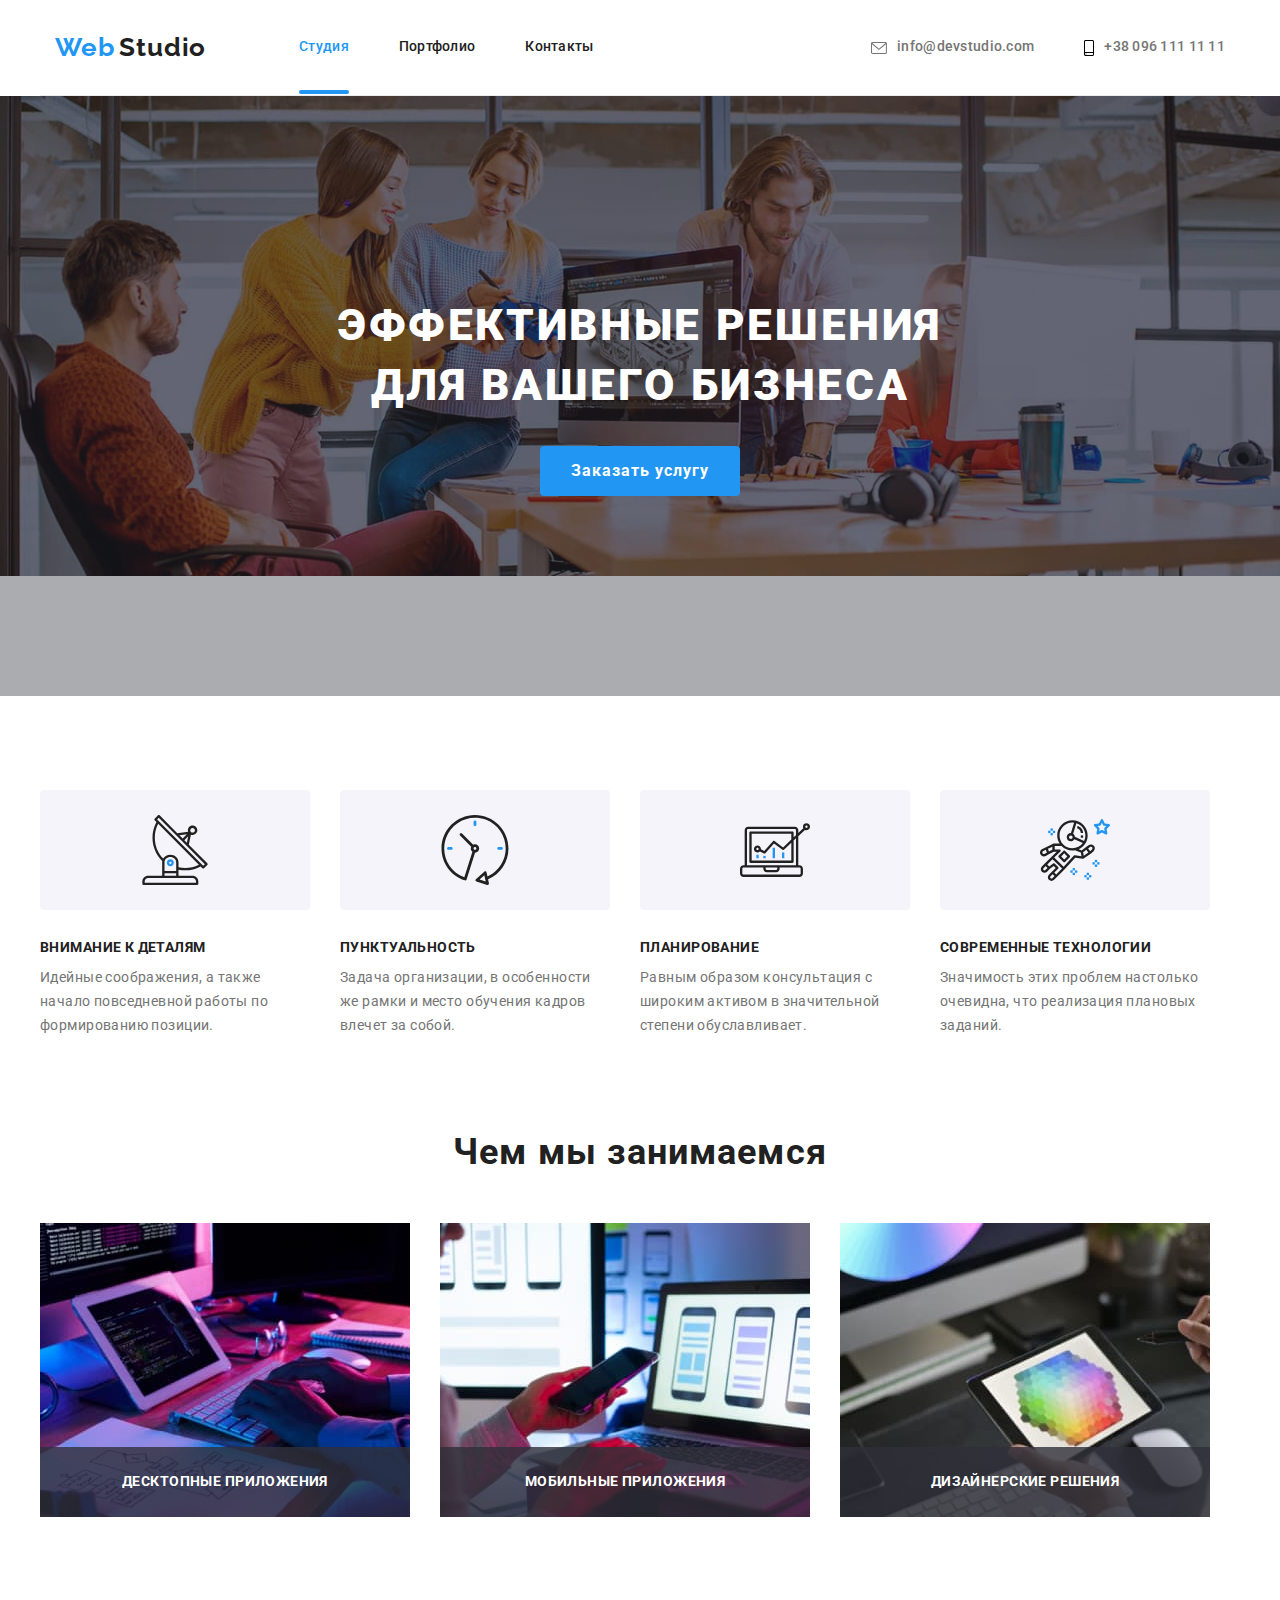
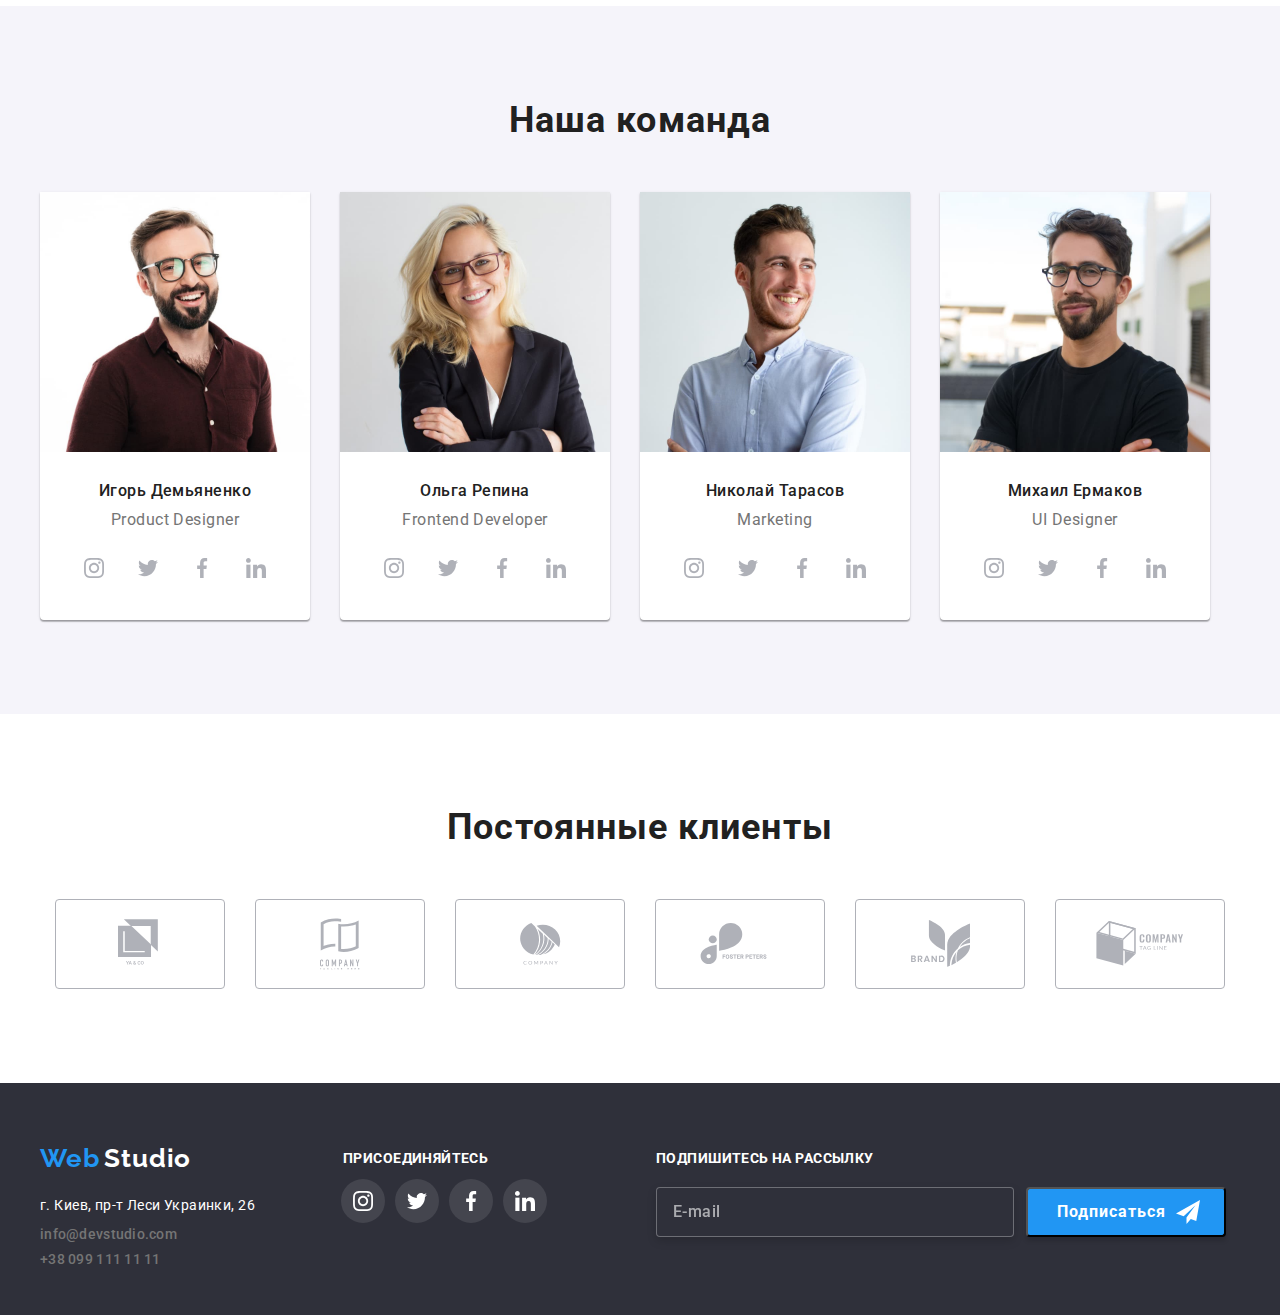
<file: index.html>
<!DOCTYPE html>
<html lang="ru">
<head>
    <meta charset="UTF-8">
    <meta name="viewport" content="width=device-width, initial-scale=1.0">
    <title>HW6</title>
    <link rel="preconnect" href="https://fonts.gstatic.com">
    <link href="https://fonts.googleapis.com/css2?family=Raleway:wght@700&family=Roboto:wght@400;500;700;900&display=swap" rel="stylesheet">
    <link href="https://cdnjs.cloudflare.com/ajax/libs/modern-normalize/1.0.0/modern-normalize.min.css" rel="stylesheet">
    <link href="./css/styles.css" rel="stylesheet">
    <link href="https://cdnjs.cloudflare.com/ajax/libs/animate.css/4.1.1/animate.min.css" rel="stylesheet">
</head>
<body>
    <!--Шапка сайта-->
<header  class="container">
    <div>
        <nav class="navigation"> 
            <a href="/">
            <span class="nav-web">Web</span>
            <span class="nav-studio">Studio</span>
            </a>
    
            <ul class="navigation-list">
                <li class="nav-list"> <a class="nav-list-link-active" href="">Студия</a></li> 
                <li class="nav-list"> <a class="nav-list-link" href="./portfolio.html">Портфолио</a></li> 
                <li class="nav-list"> <a class="nav-list-link" href="/">Контакты</a></li> 
            </ul>
        </nav>
    </div>
   

    <ul class="contacts">
        <li class="email">
            <a class ="mail" href="mailto:info@devstudio.com">
                <svg class="email-icon">
                    <use href="./images/sprite.svg#icon-mail" width="16" height="12"></use>
                </svg>info@devstudio.com</a></li>
        <li class="telephone">
            <a class="tel" href="tel:+380961111111">
                <svg class="tel-icon">
                    <use href="./images/sprite.svg#icon-tel" width="10" height="16"></use>
                </svg>+38 096 111 11 11</a></li>   
    </ul>
</header>
    <!--Герой-->
<main>
    <div class="cont">
    <h1 class="container-title">ЭФФЕКТИВНЫЕ РЕШЕНИЯ ДЛЯ ВАШЕГО БИЗНЕСА</h1>
    <button class="button" type="button" data-modal-open>Заказать услугу</button>
    </div>
 <!--Особенности-->
<div class="container">
    <ul class="features">
        <li class="features-list">
            <div class="features-button">
                <svg class="features-icons" width="70" height="70">
                    <use href="./images/sprite.svg#icon-antenna1"></use>
                </svg>
            </div>
            <h2 class="section">Внимание к деталям</h2>
            <p class="text">Идейные соображения, а также начало повседневной работы по формированию позиции.</p>
        </li>
        <li class="features-list">
            <div class="features-button">
                <svg class="features-icons" width="70" height="70">
                    <use href="./images/sprite.svg#icon-clock2"></use>
                </svg>
            </div>
            <h2 class="section">Пунктуальность</h2>
            <p class="text">Задача организации, в особенности же рамки и место обучения кадров влечет за собой.</p>
        </li>
        <li class="features-list">
            <div class="features-button">
                <svg class="features-icons" width="70" height="70">
                    <use href="./images/sprite.svg#icon-diagram3"></use>
                </svg>
            </div>
            <h2 class="section">Планирование</h2>
            <p class="text">Равным образом консультация с широким активом в значительной степени обуславливает.</p>
        </li>
        <li class="features-list">
            <div class="features-button">
                <svg class="features-icons" width="70" height="70">
                    <use href="./images/sprite.svg#icon-astronaut4"></use>
                </svg>
            </div>
            <h2 class="section">Современные технологии</h2>
            <p class="text">Значимость этих проблем настолько очевидна, что реализация плановых заданий.</p>
        </li>
    </ul>
</div>
    <!-- Чем мы занимаемся-->
    <section class="product-section">
        <h3>Чем мы занимаемся</h3>
    <div class="container">
        <ul class="work">
            <li class="work-list">
            <div class="work-img">
                <img src="images/photo1.jpg" alt="планируем" width="370" height="294">
                <div class="work-description">
                    <p>Десктопные приложения</p>
                </div>
            </div> 
            </li>
    
            <li class="work-list">
            <div class="work-img">
                <img src="images/photo2.jpg" alt="разрабатываем" width="370" height="294">
                <div class="work-description">
                    <p>Мобильные приложения</p>
                </div>
            </div>
            </li>
    
            <li class="work-list">
            <div class="work-img">
                <img src="images/photo3.jpg" alt="результат" width="370" height="294">
                <div class="work-description">
                    <p>Дизайнерские решения</p>
                </div>
            </div>
            </li>
        </ul>
    </div>
   
    </section>
    <!--Наша команда-->
    <section class="ourteam">
        <h4 class="team">Наша команда</h4>
    <div class="container">
    <ul class="personnel">
        <li class="personnel-list">
            <img src="images/img1.jpg" alt="Игорь Демьяненко" width="270" height="260">
            <p class="name">Игорь Демьяненко</p>
            <p class="position">Product Designer</p>
            <ul class="social-list">
                <li class="social-list-item">
                    <a class="social-list-link" href="">
                        <svg class="social-list-icon">
                            <use href="./images/sprite.svg#icon-instagram"></use>
                        </svg>
                    </a>
                </li>
                <li class="social-list-item">
                    <a class="social-list-link" href="">
                        <svg class="social-list-icon">
                            <use href="./images/sprite.svg#icon-twitter"></use>
                        </svg>
                    </a>
                </li>
                <li class="social-list-item">
                    <a class="social-list-link" href="">
                        <svg class="social-list-icon">
                            <use href="./images/sprite.svg#icon-facebook"></use>
                        </svg>
                    </a>
                </li>
                <li class="social-list-item">
                    <a class="social-list-link" href="">
                        <svg class="social-list-icon">
                            <use href="./images/sprite.svg#icon-linkedin"></use>
                        </svg>
                    </a>
                </li>
            </ul>
        </li>
        <li class="personnel-list">
            <img src="images/img2.jpg" alt="Ольга Репина" width="270" height="260">
            <p class="name">Ольга Репина</p>
            <p class="position">Frontend Developer</p>
            <ul class="social-list">
                <li class="social-list-item">
                    <a class="social-list-link" href="">
                        <svg class="social-list-icon">
                            <use href="./images/sprite.svg#icon-instagram"></use>
                        </svg>
                    </a>
                </li>
                <li class="social-list-item">
                    <a class="social-list-link" href="">
                        <svg class="social-list-icon">
                            <use href="./images/sprite.svg#icon-twitter"></use>
                        </svg>
                    </a>
                </li>
                <li class="social-list-item">
                    <a class="social-list-link" href="">
                        <svg class="social-list-icon">
                            <use href="./images/sprite.svg#icon-facebook"></use>
                        </svg>
                    </a>
                </li>
                <li class="social-list-item">
                    <a class="social-list-link" href="">
                        <svg class="social-list-icon">
                            <use href="./images/sprite.svg#icon-linkedin"></use>
                        </svg>
                    </a>
                </li>
            </ul>
        </li>
        <li class="personnel-list">
            <img src="images/img3.jpg" alt="Николай Тарасов" width="270" height="260">
            <p class="name">Николай Тарасов</p>
            <p class="position">Marketing</p>
            <ul class="social-list">
                <li class="social-list-item">
                    <a class="social-list-link" href="">
                        <svg class="social-list-icon">
                            <use href="./images/sprite.svg#icon-instagram"></use>
                        </svg>
                    </a>
                </li>
                <li class="social-list-item">
                    <a class="social-list-link" href="">
                        <svg class="social-list-icon">
                            <use href="./images/sprite.svg#icon-twitter"></use>
                        </svg>
                    </a>
                </li>
                <li class="social-list-item">
                    <a class="social-list-link" href="">
                        <svg class="social-list-icon">
                            <use href="./images/sprite.svg#icon-facebook"></use>
                        </svg>
                    </a>
                </li>
                <li class="social-list-item">
                    <a class="social-list-link" href="">
                        <svg class="social-list-icon">
                            <use href="./images/sprite.svg#icon-linkedin"></use>
                        </svg>
                    </a>
                </li>
            </ul>
        </li>
        <li class="personnel-list">
            <img src="images/img4.jpg" alt="Михаил Ермаков" width="270" height="260">
            <p class="name">Михаил Ермаков</p>
            <p class="position">UI Designer</p>
            <ul class="social-list">
                <li class="social-list-item">
                    <a class="social-list-link" href="">
                        <svg class="social-list-icon">
                            <use href="./images/sprite.svg#icon-instagram"></use>
                        </svg>
                    </a>
                </li>
                <li class="social-list-item">
                    <a class="social-list-link" href="">
                        <svg class="social-list-icon">
                            <use href="./images/sprite.svg#icon-twitter"></use>
                        </svg>
                    </a>
                </li>
                <li class="social-list-item">
                    <a class="social-list-link" href="">
                        <svg class="social-list-icon">
                            <use href="./images/sprite.svg#icon-facebook"></use>
                        </svg>
                    </a>
                </li>
                <li class="social-list-item">
                    <a class="social-list-link" href="">
                        <svg class="social-list-icon">
                            <use href="./images/sprite.svg#icon-linkedin"></use>
                        </svg>
                    </a>
                </li>
            </ul>
        </li>
    </ul>
</div> 
    </section>
    <!--Наши клиенты-->
<section class="clients">
    <h5>Постоянные клиенты</h5>
    <ul class="clients-list">
        <li class="clients-list-item">
            <a class="clients-list-link" href="">
                <svg class="clients-icons" width="44" height="49">
                    <use href="./images/sprite.svg#icon-logo1"></use>
                </svg></a>
        </li>
        <li class="clients-list-item">
            <a class="clients-list-link" href="">
                <svg class="clients-icons" width="40" height="52">
                    <use href="./images/sprite.svg#icon-logo2"></use>
                </svg></a>
        </li>
        <li class="clients-list-item">
            <a class="clients-list-link" href="">
                <svg class="clients-icons" width="41" height="42">
                    <use href="./images/sprite.svg#icon-logo3"></use>
                </svg></a>
        </li>
        <li class="clients-list-item">
            <a class="clients-list-link" href="">
                <svg class="clients-icons" width="80" height="42">
                    <use href="./images/sprite.svg#icon-logo4"></use>
                </svg></a>
        </li>
        <li class="clients-list-item">
            <a class="clients-list-link" href="">
                <svg class="clients-icons" width="59" height="47">
                    <use href="./images/sprite.svg#icon-logo5"></use>
                </svg></a>
        </li>
        <li class="clients-list-item">
            <a class="clients-list-link" href="">
                <svg class="clients-icons" width="88" height="45">
                    <use href="./images/sprite.svg#icon-logo6"></use>
                </svg></a>
        </li>
    </ul>
</section>
</main>
<!--Футер-->
<footer>
    <div class="container">
        <div class="footer-cont">
            <a href="/">
                <span class="nav-web">Web</span>
                <span class="nav-studio">Studio</span>
            </a>
            <address class="address">
                <p class="adress">г. Киев, пр-т Леси Украинки, 26</p>
                <a class="mail" href="mailto:info@devstudio.com">info@devstudio.com</a>
                <a class="tel" href="tel:+380991111111">+38 099 111 11 11</a>
            </address>
        </div>
        <div class="connect">
            <p>Присоединяйтесь</p>
            <ul class="connect-slist">
                <li class="connect-slist-item">
                    <a class="connect-slist-link" href="">
                        <svg class="connect-icons" width="44" height="44">
                            <use href="./images/sprite.svg#icon-instagram"></use>
                        </svg>
                    </a>
                </li>
                <li class="connect-slist-item">
                    <a class="connect-slist-link" href="">
                        <svg class="connect-icons" width="44" height="44">
                            <use href="./images/sprite.svg#icon-twitter"></use>
                        </svg>
                    </a>
                    <li class="connect-slist-item">
                        <a class="connect-slist-link" href="">
                            <svg class="connect-icons" width="44" height="44">
                                <use href="./images/sprite.svg#icon-facebook"></use>
                            </svg>
                        </a>
                        <li class="connect-slist-item">
                            <a class="connect-slist-link" href="">
                                <svg class="connect-icons" width="44" height="44">
                                    <use href="./images/sprite.svg#icon-linkedin"></use>
                                </svg>
                            </a>
            </ul>
        </div>

        <div class="footer-form">
            <b class="footer-form-title">Подпишитесь на рассылку</b>
            <div class="footer-form-input"><label for="text"></label>
            <input type="text" name="text" id="text" class="footer-input" placeholder="E-mail">
            <button type="submit" class="button-form"><svg class="button-form-icons">
                <use href="./images/sprite-form.svg#icon-send-form"></use>
            </svg>Подпиcаться</button>
        </div>

    </div> 
</footer>
 <!--Модальное окно-->
 <div class="backdrop is-hidden" data-modal>
    <div class="modal">
        <button class="modal-button" data-modal-close>
            <svg class="vector-icon">
                <use href="./images/symbol-defs.svg#icon-close"></use>
            </svg>
        </button>
        <form action="/" class="form"> 
            <p class="modal-title">Оставьте свои данные, мы вам перезвоним</p>
            
             <label class="form-field">Имя
             <span class="icons"><input type="text" id="name" name="user_name" autofocus class="form-input">
             <svg class="form-icons">
                 <use href="./images/sprite-form.svg#icon-person-form"></use>
             </svg>
             </span>
             </label>
        
             <label class="form-field">Телефон
                 <span class="icons">
             <input type="tel" name="tel" class="form-input">
             <svg class="form-icons">
                 <use href="./images/sprite-form.svg#icon-phone-form"></use>
             </svg>
             </span>
         </label>

         
             <label for="mail" class="form-field">Почта
                 <span class="icons">
             <input type="email" name="email" id="mail" class="form-input">
             <svg class="form-icons">
                 <use href="./images/sprite-form.svg#icon-email-form"></use>
             </svg>
             </span>
             </label>
        
         <div class="form-field">
             <label for="comment" class="commentary">Комментарий</label>
             <textarea class="comment" name="comment" id="comment" rows="5" placeholder="Введите текст"></textarea>
         </div>
         
<!--============Checkbox================-->
         <label class="form-checkbox">
         <input class="checkbox" type="checkbox" name="policy" value="accept-policy">
         <span class="check-icon"></span>
         Соглашаюсь с рассылкой и принимаю <a href="" class="policy-information">Условия договора</a>
         </label>
<!--===========Checkbox END=============-->
         <button type="submit" class="mode-button">Отправить</button>

         </form>
    </div>
</div>

<script src="modal.js"></script>
</body>
</html>
</file>
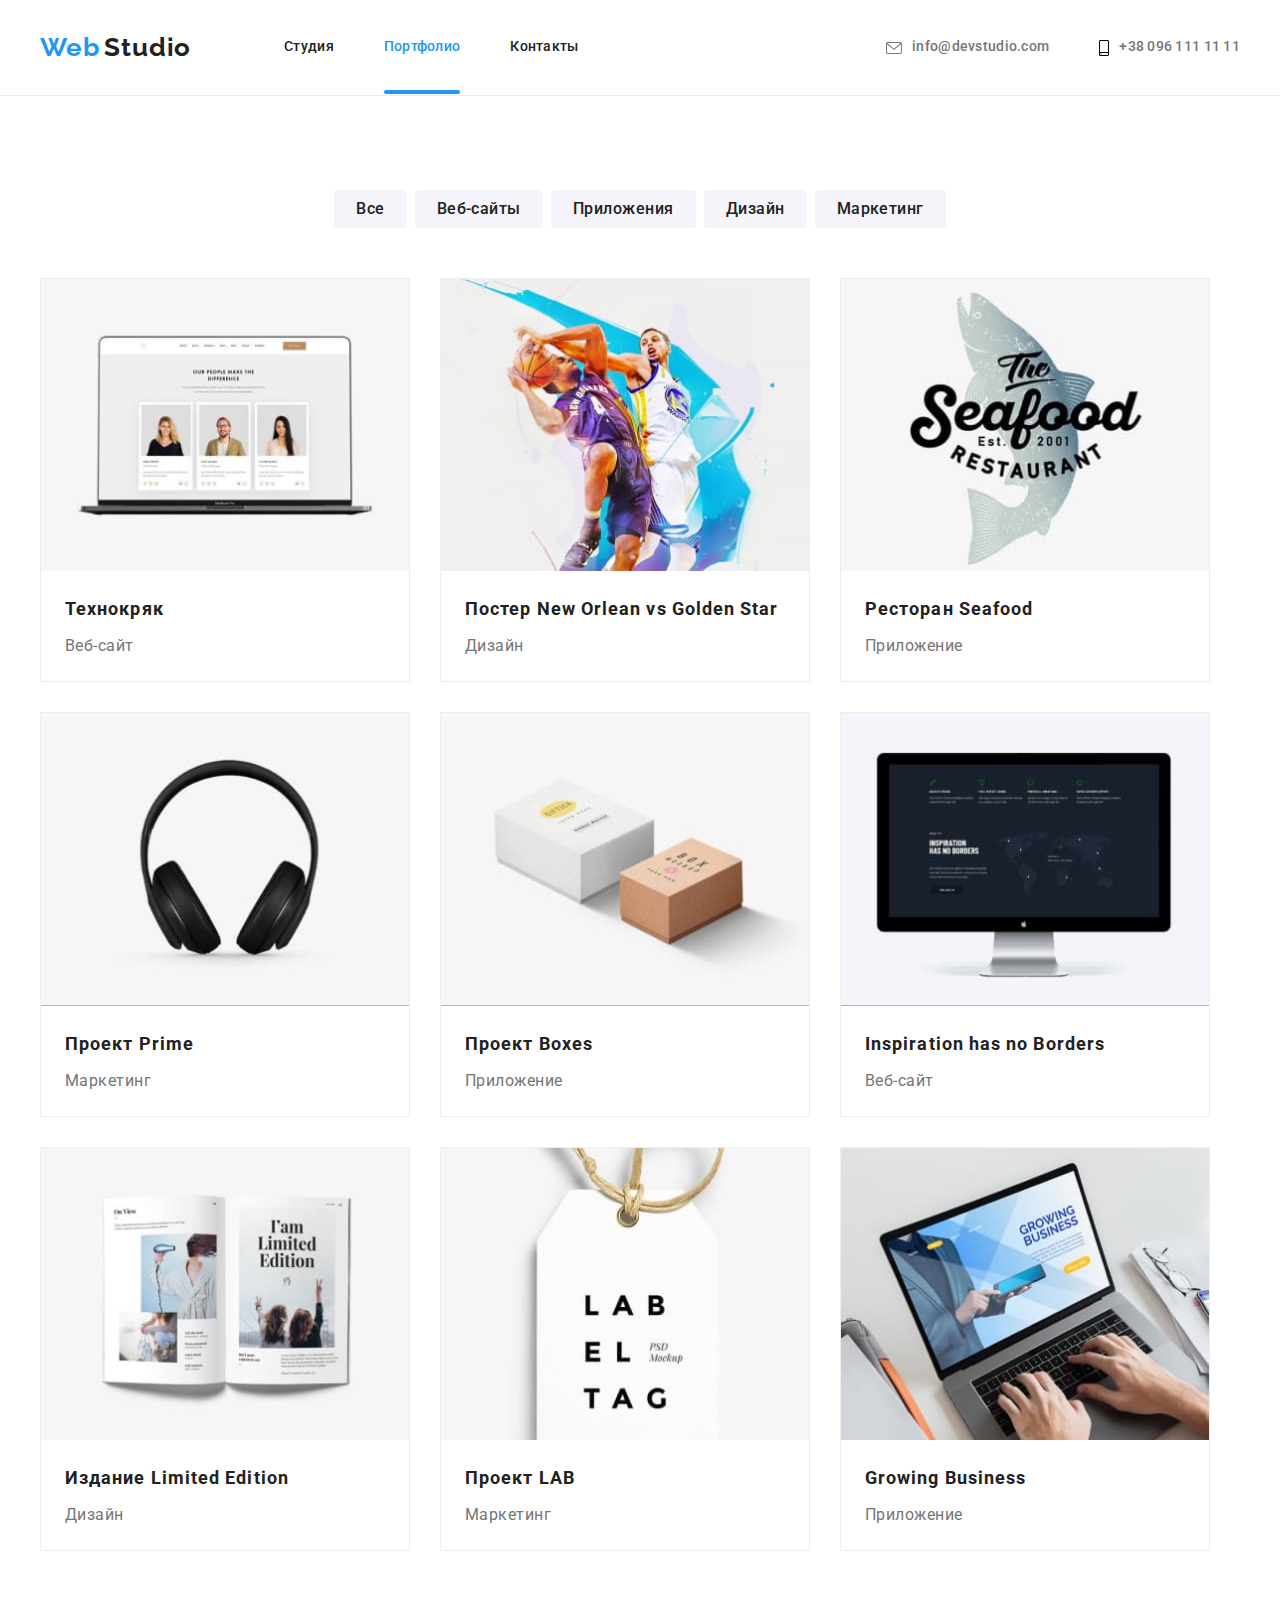
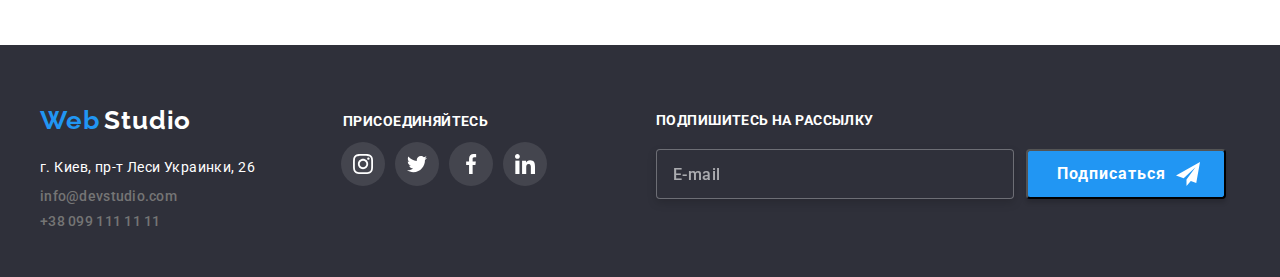
<file: portfolio.html>
<!DOCTYPE html>
<html lang="ru">
<head>
    <meta charset="UTF-8">
    <meta name="viewport" content="width=device-width, initial-scale=1.0">
    <title>Portfolio</title>
    <link rel="preconnect" href="https://fonts.gstatic.com">
    <link href="https://fonts.googleapis.com/css2?family=Raleway:wght@700&family=Roboto:wght@400;500;700;900&display=swap" rel="stylesheet">
    <link href="https://cdnjs.cloudflare.com/ajax/libs/modern-normalize/1.0.0/modern-normalize.min.css" rel="stylesheet">
    <link href="./css/styles.css" rel="stylesheet">
</head>
<body class="portfolio">
    <!--Шапка сайта-->
<header>
    <div class="container">
        <nav class="navigation"> 
            <a href="/">
            <span class="nav-web">Web</span>
            <span class="nav-studio">Studio</span>
            </a>
        <ul class="navigation-list">
             <li class="nav-list"> <a class="nav-list-link" href="./index.html">Студия</a></li> 
            <li class="nav-list"> <a class="nav-list-link-active" href="/">Портфолио</a></li> 
            <li class="nav-list"> <a class="nav-list-link" href="/">Контакты</a></li> 
        </ul>
        </nav>
        <ul class="contacts">
            <li class="email">
                <a class ="mail" href="mailto:info@devstudio.com">
                    <svg class="email-icon">
                        <use href="./images/sprite.svg#icon-mail" width="16" height="12"></use>
                    </svg>info@devstudio.com</a></li>
            <li class="telephone">
                <a class="tel" href="tel:+380961111111">
                    <svg class="tel-icon">
                        <use href="./images/sprite.svg#icon-tel" width="10" height="16"></use>
                    </svg>+38 096 111 11 11</a></li>   
        </ul>
    </div>
    
</header>
<!--Герой-->
<main>
    <div class="container">
        <ul class="menu">
            <li class="menu-list"><button class="menu-list-btn" type="button">Все</button></li>
            <li class="menu-list"><button class="menu-list-btn" type="button">Веб-сайты</button></li>
            <li class="menu-list"><button class="menu-list-btn" type="button">Приложения</button></li>
            <li class="menu-list"><button class="menu-list-btn" type="button">Дизайн</button></li>
            <li class="menu-list"><button class="menu-list-btn" type="button">Маркетинг</button></li>
        </ul>
    </div>
    <!--Галерея-->
    <div class="container">
        <ul class="gallery">
            <li class="gallery-list">
                <a class="gallery-list-link" href="">
            <div class="gallery-img">
                <img src="images/portf-1.jpg" alt="Технокряк" width="370" height="294">
            <div class="overlay">
                <p>Технокряк это современная площадка распространения коронавируса. Компании используют эту платформу для цифрового
                    шпионажа и атак на защищённые сервера конкурентов</p>    
            </div>
            </div>
                
            <div class="gallery-description">
                <h2 class="gallery-title">Технокряк</h2>
                <p class="gallery-text">Веб-сайт</p>
            </div>
                </a>
            </li>
            <li class="gallery-list">
                <a class="gallery-list-link" href="">
            <div class="gallery-img">
                <img src="images/portf-2.jpg" alt="Постер New Orlean vs Golden Star" width="370" height="294">
            <div class="overlay">
                <p>Технокряк это современная площадка распространения коронавируса. Компании используют эту платформу для цифрового
                    шпионажа и атак на защищённые сервера конкурентов</p>   
            </div>
            </div>

           <div class="gallery-description">
            <h2 class="gallery-title">Постер New Orlean vs Golden Star</h2>
            <p class="gallery-text">Дизайн</p>
           </div>
                </a>
            </li>
            <li class="gallery-list">
                <a class="gallery-list-link" href="">
            <div class="gallery-img">
                <img src="images/portf-3.jpg" alt="Ресторан Seafood" width="370" height="294">
            <div class="overlay">
                <p>Технокряк это современная площадка распространения коронавируса. Компании используют эту платформу для цифрового
                    шпионажа и атак на защищённые сервера конкурентов</p>   
            </div> 
            </div>
               
           <div class="gallery-description">
            <h2 class="gallery-title">Ресторан Seafood</h2>
            <p class="gallery-text">Приложение</p>
           </div>
                </a>
            </li>
            <li class="gallery-list">
                <a class="gallery-list-link" href="">
            <div class="gallery-img">
                <img src="images/portf-4.jpg" alt="Проект Prime" width="370" height="294">
                <div class="overlay">
                    <p>Технокряк это современная площадка распространения коронавируса. Компании используют эту платформу для цифрового
                        шпионажа и атак на защищённые сервера конкурентов</p>   
                </div>
            </div>
                
            <div class="gallery-description">
                <h2 class="gallery-title">Проект Prime</h2>
                <p class="gallery-text">Маркетинг</p>
            </div>
                </a>
            </li>
            <li class="gallery-list">
                <a class="gallery-list-link" href="">
            <div class="gallery-img">
                <img src="images/portf-5.jpg" alt="Проект Boxes" width="370" height="294">
            <div class="overlay">
                <p>Технокряк это современная площадка распространения коронавируса. Компании используют эту платформу для цифрового
                    шпионажа и атак на защищённые сервера конкурентов</p>   
            </div>
            </div>
                
            <div class="gallery-description">
                <h2 class="gallery-title">Проект Boxes</h2>
                <p class="gallery-text">Приложение</p>
            </div>
                </a>
           </li>
            <li class="gallery-list">
            <a class="gallery-list-link" href="">
            <div class="gallery-img">
                <img src="images/portf-6.jpg" alt="Inspiration has no Borders" width="370" height="294">
            <div class="overlay">
                <p>Технокряк это современная площадка распространения коронавируса. Компании используют эту платформу для цифрового
                    шпионажа и атак на защищённые сервера конкурентов</p>   
            </div>
            </div>
               
           <div class="gallery-description">
            <h2 class="gallery-title">Inspiration has no Borders</h2>
            <p class="gallery-text">Веб-сайт</p>
           </div>
            </a>
            </li>
            <li class="gallery-list">
            <a class="gallery-list-link" href="">
            <div class="gallery-img">
                <img src="images/portf-7.jpg" alt="Издание Limited Edition" width="370" height="294">
            <div class="overlay">
                <p>Технокряк это современная площадка распространения коронавируса. Компании используют эту платформу для цифрового
                    шпионажа и атак на защищённые сервера конкурентов</p>   
            </div>
            </div>

            <div class="gallery-descriptoin">
                <h2 class="gallery-title">Издание Limited Edition</h2>
                <p class="gallery-text">Дизайн</p>
            </div>    
            </a>
            </li>
            <li class="gallery-list">
            <a class="gallery-list-link" href="">
            <div class="gallery-img">
                <img src="images/portf-8.jpg" alt="Проект LAB" width="370" height="294">
            <div class="overlay">
                <p>Технокряк это современная площадка распространения коронавируса. Компании используют эту платформу для цифрового
                     шпионажа и атак на защищённые сервера конкурентов</p>   
            </div>
            </div>
                
           <div class="gallery-description">
               <h2 class="gallery-title">Проект LAB</h2>
               <p class="gallery-text">Маркетинг</p>
           </div>
            </a>
            </li>
            <li class="gallery-list">
            <a class="gallery-list-link" href="">
            <div class="gallery-img">
                <img src="images/portf-9.jpg" alt="Growing Business" width="370" height="294">
            <div class="overlay">
                <p>Технокряк это современная площадка распространения коронавируса. Компании используют эту платформу для цифрового
                    шпионажа и атак на защищённые сервера конкурентов</p>   
            </div>
            </div>
               
            <div class="gallery-description">
                <h2 class="gallery-title">Growing Business</h2>
                <p class="gallery-text">Приложение</p>
            </div>
            </a> 
            </li>
        </ul>
    </div>   
</main>
<!--Футер-->
<footer>
    <div class="container">
        <div class="footer-cont">
            <a href="/">
                <span class="nav-web">Web</span>
                <span class="nav-studio">Studio</span>
            </a>
            <address class="address">
                <p class="adress">г. Киев, пр-т Леси Украинки, 26</p>
                <a class="mail" href="mailto:info@devstudio.com">info@devstudio.com</a>
                <a class="tel" href="tel:+380991111111">+38 099 111 11 11</a>
            </address>
        </div>
        <div class="connect">
            <p>Присоединяйтесь</p>
            <ul class="connect-slist">
                <li class="connect-slist-item">
                    <a class="connect-slist-link" href="">
                        <svg class="connect-icons" width="44" height="44">
                            <use href="./images/sprite.svg#icon-instagram"></use>
                        </svg>
                    </a>
                </li>
                <li class="connect-slist-item">
                    <a class="connect-slist-link" href="">
                        <svg class="connect-icons" width="44" height="44">
                            <use href="./images/sprite.svg#icon-twitter"></use>
                        </svg>
                    </a>
                    <li class="connect-slist-item">
                        <a class="connect-slist-link" href="">
                            <svg class="connect-icons" width="44" height="44">
                                <use href="./images/sprite.svg#icon-facebook"></use>
                            </svg>
                        </a>
                        <li class="connect-slist-item">
                            <a class="connect-slist-link" href="">
                                <svg class="connect-icons" width="44" height="44">
                                    <use href="./images/sprite.svg#icon-linkedin"></use>
                                </svg>
                            </a>
            </ul>
        </div>
        <div class="footer-form">
            <b class="footer-form-title">Подпишитесь на рассылку</b>
            <div class="footer-form-input"><label for="text"></label>
            <input type="text" name="text" id="text" class="footer-input" placeholder="E-mail">
            <button type="submit" class="button-form"><svg class="button-form-icons">
                <use href="./images/sprite-form.svg#icon-send-form"></use>
            </svg>Подпиcаться</button>
          
            </div>
    </div>
   
</footer>
</body>
</html>
</file>
<file: css/styles.css>
:root {
    --primary-text-color: #757575;
    --title-text-color: #212121;
    --white-color: #FFFFFF;
    --accent-color: #2196F3;
    --background-color: #E5E5E5;
    --portfolio-bg: #F5F4FA;
    --dark-bg-color: #2F303A;
    --icons-color: #AFB1B8;

}
body {
    background-color: var(--white-color);
}
header {
    padding: 32px 15px;
    border-bottom: 1px solid #ECECEC;
    
}
li {
    list-style: none;
}
a {
    text-decoration: none;
}
h1, h2, h3, h4, h5, h6 {
    margin: 0;
}
ul, ol {
    margin: 0;
    padding: 0;
}
p {
    margin: 0;
}
img {
    display: block;
    max-width: 100%;
    height: auto;
}
.container {
    display:flex;
    align-items: center;
    width: 1200px;
    margin: 0 auto;
}
.nav-web {
    font-family: 'Raleway', sans-serif;
    font-style: normal;
    font-weight: bold;
    color: var(--accent-color);
    font-size: 26px;
    line-height: 1.19;
    letter-spacing: 0.03em;
}
.nav-studio {
    font-family: 'Raleway', sans-serif;
    font-style: normal;
    font-weight: bold;
    color: var(--title-text-color);
    font-size: 26px;
    line-height: 1.19;
    letter-spacing: 0.03em;
}
.navigation {
    display: flex;
    align-items: center;
}
.navigation > a {
    text-decoration: none;
    margin-right: 93px;
}
.navigation-list {
    display: flex;
}
.nav-list:not(:last-child) {
    margin-right: 50px;
}
.nav-list-link {
    position: relative;
    display: block;
    font-family: 'Roboto', sans-serif;
    font-style: normal;
    font-weight: 500;
    color: var(--title-text-color);
    font-size: 14px;
    line-height: 1.14;
    letter-spacing: 0.02em;
    text-decoration: none;
    transition: transform 250ms cubic-bezier(0.4, 0, 0.2, 1)

}
.nav-list-link:hover,
.nav-list-link:focus {
    color: var(--accent-color);
}
.nav-list-link-active {
    position: relative;
    display: block;
    color: var(--accent-color);
    font-family: 'Roboto', sans-serif;
    font-style: normal;
    font-weight: 500;
    font-size: 14px;
    line-height: 1.14;
    letter-spacing: 0.02em;
    text-decoration: none;
}

.nav-list-link-active::after,
.nav-list-link-active:hover::after,
.nav-list-link-active:focus::after {
    content: "";
    position: absolute;
    display: block;
    width: 100%;
    height: 4px;
    margin-top: 35px;
    border-radius: 2px;
    background-color: var(--accent-color);
}
.contacts {
    display: flex;
    align-items: center;
    justify-content: center;
    margin-left: auto;
}
.email {
    display: flex;
    align-items: center;
    justify-content: center;
}
.email-icon {
    width: 16px;
    height: 12px;
    fill: currentColor;
    margin-right: 10px;
    vertical-align: middle;
}
.tel-icon {
    width: 10px;
    height: 16px;
    margin-right: 10px;
    vertical-align: middle;
}
.mail {
    display: block;
    font-family: 'Roboto', sans-serif;
    font-style: normal;
    font-weight: 500;
    font-size: 14px;
    line-height: 1.14;
    letter-spacing: 0.02em;
    color: var(--primary-text-color);
    text-decoration: none;
    margin-right: 50px;
    transition: transform 250ms cubic-bezier(0.4, 0, 0.2, 1)
}
.tel {
    display: block;
    font-family: 'Roboto', sans-serif;
    font-style: normal;
    font-weight: 500;
    font-size: 14px;
    line-height: 1.14;
    letter-spacing: 0.02em;
    color: var(--primary-text-color);
    text-decoration: none;
    min-width: 122px;
    transition: transform 250ms cubic-bezier(0.4, 0, 0.2, 1)
}
.mail:hover,
.mail:focus,
.tel:hover,
.tel:focus {
    color: var(--accent-color);
    fill: var(--accent-color);
}
.cont {
    background-image: linear-gradient(rgba(47, 48, 58, 0.4),rgba(47, 48, 58, 0.4)), url(../images/bg.jpg);
    background-repeat: no-repeat;
    max-width: 1600px;
    height: 600px;
    background-size: 100%;
    padding-top: 200px;
    padding-bottom: 200px;
    margin: 0 auto;
    text-align: center;
}
.container-title {
    font-family: 'Roboto', sans-serif;
    font-style: normal;
    font-weight: 900;
    font-size: 44px;
    line-height: 1.36;
    text-align: center;
    letter-spacing: 0.06em;
    text-transform: uppercase;
    color: var(--white-color);
    max-width: 696px;
    margin: 0 auto;
    padding-bottom: 30px;
}
.button {
    font-family: 'Roboto', sans-serif;
    font-style: normal;
    font-weight: 700;
    font-size: 16px;
    line-height: 1.875;
    text-align: center;
    letter-spacing: 0.06em;
    color: var(--white-color);
    background-color: var(--accent-color);
    border-radius: 4px;
    border-color: transparent;
    min-width: 200px;
    height: 50px;
    margin: 0 auto;
}
.features {
    display: flex;
    align-items: center;
    padding: 94px 0;
}
.features-list:not(:last-child) {
    margin-right: 30px;
}
.features-button {
    display: flex;
    align-items: center; 
    justify-content: center;
    width: 270px;
    height: 120px;
    background-color: #F5F4FA;
    border-radius: 4px;
    border-color: transparent;
    margin-bottom: 30px;
}
.section{
    font-family: 'Roboto', sans-serif;
    font-style: normal;
    font-weight: 700;
    font-size: 14px;
    line-height: 1.14;
    letter-spacing: 0.03em;
    text-transform: uppercase;
    color: var(--title-text-color);
}
.text {
    font-family: 'Roboto', sans-serif;
    font-style: normal;
    font-weight: 400;
    font-size: 14px;
    line-height: 1.71;
    letter-spacing: 0.03em;
    color: var(--primary-text-color);
    padding-top: 10px;
    max-width: 270px;
}
.product-section {
    padding-top: 0;
}
.work {
    display: flex;
    align-items: center;
    padding-top: 50px;
    padding-bottom: 89px; 
}
.work-list:not(:last-child) {
    margin-right: 30px;
}
.work-img {
    display:flex;
    position: relative;
}
.work-description {
    position: absolute;
    bottom: 0;
    left: 0;
    width: 370px;
    height: 70px;
    font-family: 'Roboto', sans-serif;
    font-style: normal;
    font-weight: 700;
    font-size: 14px;
    line-height: 1.14;
    text-align: center;
    letter-spacing: 0.03em;
    text-transform: uppercase;
    padding: 27px 82px;
    color: var(--white-color);
    background: rgba(47, 48, 58, 0.8);
}
h3, h4, h5 {
    font-family: 'Roboto', sans-serif;
    font-style: normal;
    font-weight: 700;
    font-size: 36px;
    line-height: 1.16;
    text-align: center;
    letter-spacing: 0.03em;
    color: var(--title-text-color);
}
.ourteam {
    background-color: var(--portfolio-bg);
}
.team {
    padding-top: 94px;
    padding-bottom: 50px;
}
.personnel {
    display: flex;
    align-items: center;
    padding-bottom: 94px;
}
.personnel-list {
    background-color: var(--white-color);
    text-align: center;
    box-shadow: 0px 1px 3px rgba(0, 0, 0, 0.12), 0px 1px 1px rgba(0, 0, 0, 0.14), 0px 2px 1px rgba(0, 0, 0, 0.2);
    border-radius: 0px 0px 4px 4px;
}
.personnel-list:not(:last-child) {
    margin-right: 30px;
}
.name {
    font-family: 'Roboto', sans-serif;
    font-style: normal;
    font-weight: 500;
    font-size: 16px;
    line-height: 1.18;
    letter-spacing: 0.03em;
    color: var(--title-text-color);
    padding-top: 30px;
    padding-bottom: 10px;
}
.position {
    font-family: 'Roboto', sans-serif;
    font-style: normal;
    font-weight: 400;
    font-size: 16px;
    line-height: 1.18;
    letter-spacing: 0.03em;
    color: var(--primary-text-color);
}
.social-list {
    display: flex;
    justify-content: space-between;
    padding-top: 16px;
    padding-left: 32px;
    padding-right: 32px;
    padding-bottom: 30px;
}
.social-list-link {
    display: flex;
    align-items: center;
    justify-content: center;
    width: 44px;
    height: 44px;
    background-color: var(--white-color);
    border-radius: 50%;
    transition: background-color 250ms cubic-bezier(0.4, 0, 0.2, 1);
}
.social-list-link:hover,
.social-list-link:focus {
    background-color: var(--accent-color);
    transition: 250ms cubic-bezier(0.4, 0, 0.2, 1);
}
.social-list-link:hover .social-list-icon,
.social-list-link:focus .social-list-icon {
    fill: var(--white-color);
    transition: fill 250ms cubic-bezier(0.4, 0, 0.2, 1);
}
.social-list-icon {
    width: 20px;
    height: 20px;
    fill: var(--icons-color);
    transition: fill 250ms cubic-bezier(0.4, 0, 0.2, 1);
}
.clients {
    padding-top: 93px;
}
.clients-list {
    display: flex;
    align-items: center;
    justify-content: center;
    padding-top: 50px;
    padding-bottom: 94px; 
}
.clients-list-item:not(:last-child) {
    margin-right: 30px;
}
.clients-list-link {
    display: flex;
    align-items: center;
    justify-content: center;
    width: 170px;
    height: 90px;
    border: 1px solid #AFB1B8;
    border-radius: 4px;
    transition: color 250ms cubic-bezier(0.4, 0, 0.2, 1);
}
.clients-list-link .clients-icons {
    transition: fill 250ms cubic-bezier(0.4, 0, 0.2, 1); 
}
.clients-list-link:hover .clients-icons,
.clients-list-link:focus .clients-icons {
    fill: var(--accent-color);
}
.clients-list-link:hover,
.clients-list-link:focus {
    border: 1px solid #2196F3;
    border-radius: 4px;
}
.clients-icons {
    fill: var(--icons-color);
}
.backdrop {
    position: fixed;
    top: 0;
    left: 0;
    width: 100%;
    height: 100%;
    background-color: rgba(0, 0, 0, 0.2);
    transition: opacity 250ms cubic-bezier(0.4, 0, 0.2, 1);
}
  
.backdrop.is-hidden {
    opacity: 0; 
    pointer-events: none; 
}
  
.backdrop.is-hidden .modal {
    transform: translate(-50%, -50%) scale(0.9);
}
.modal {
    position: absolute;
    top: 50%;
    left: 50%;
    width: 528px;
    height: 581px;
    background-color: var(--white-color);
    box-shadow: 0px 1px 3px rgba(0, 0, 0, 0.12), 0px 1px 1px rgba(0, 0, 0, 0.14),
      0px 2px 1px rgba(0, 0, 0, 0.2);
    border-radius: 4px;
    transform: translate(-50%, -50%) scale(1);
    transition: transform 250ms cubic-bezier(0.4, 0, 0.2, 1);
}
.modal-button {
    position: absolute;
    top: 10px;
    right: 8px;
    padding: 0px;
    display: flex;
    align-items: center;
    justify-content: center;
    width: 30px;
    height: 30px;
    background-color: var(--white-color);
    border: 1px solid rgba(0, 0, 0, 0.1);
    border-radius: 50%;
    cursor: pointer;
}
.modal-button:hover,
.modal-button:focus {
    fill: var(--accent-color);
}
.vector-icon {
    width: 18px;
    height: 18px;
}

.form {
    display: block;
    margin-left: auto;
    margin-right: auto;
    margin-top: 40px;
    width: 448px;
}
.modal {
    font-family:  'Roboto', sans-serif;
    font-style: normal;
    font-weight: 700;
    font-size: 20px;
    line-height: 1.15;
    text-align: center;
    letter-spacing: 0.03em;
    margin-bottom: 12px;
    color: var(--title-text-color);
}
.form-field {
    display: flex;
    flex-direction: column; 
    margin-top: 10px;
    margin-bottom: 4px;
    font-family: 'Roboto', sans-serif;
    font-style: normal;
    font-weight: 500;
    font-size: 12px;
    line-height: 1.66;
    letter-spacing: 0.01em;
    color: var(--primary-text-color);
    text-align: start;
}
.form-field input {
    width: 100%;
    height: 40px;
    padding: 11px 40px;
    border: 1px solid rgba(33, 33, 33, 0.2);
    border-radius: 4px;
    cursor: pointer;
    font-size: 14px; 
  }
.form-field input:focus {
    border: 1px solid var(--accent-color);
    outline: none;
}
.icons {
    position: relative;
    margin-top: 4px;
}
.form-icons {
    position: absolute;
    width: 18px;
    height: 18px;
    top: 50%;
    left: 12px;
    background-color: var(--white-color);
    transform: translateY(-50%);
}
.form-input:focus + .form-icons,
.form-input:hover + .form-icons {
  fill: var(--accent-color);
}

.form-input:focus,
.form-input:hover,
.comment:focus,
.comment:hover {
  border: 1px solid var(--accent-color);
  border-radius: 4px;
}
.form-checkbox {
    font-family: 'Roboto', sans-serif;
    font-style: normal;
    font-weight: 400;
    font-size: 14px;
    line-height: 1.71;
    letter-spacing: 0.03em;
    color: var(--primary-text-color);
    text-align: center;
    justify-content: center;
    margin-top: 20px;
}
.policy-information {
    font-family: 'Roboto', sans-serif;
    font-style: normal;
    font-weight: 400;
    font-size: 14px;
    line-height: 1.71;
    letter-spacing: 0.03em;
    text-decoration-line: underline;
    color: var(--accent-color);
    text-align: center;
    justify-content: center;
    margin-left: 5px;
}
.comment {
    width: 100%;
    height: 120px;
    font-family: 'Roboto', sans-serif;
    font-style: normal;
    font-weight: 400;
    font-size: 12px;
    line-height: 1.67;
    letter-spacing: 0.01em;
    padding: 12px 16px;
    border-radius: 4px;
    border: 1px solid rgba(33, 33, 33, 0.2);
    resize: none;
    
}
.form-field textarea::placeholder {
    font-family: 'Roboto', sans-serif;
    font-style: normal;
    font-weight: 400;
    font-size: 14px;
    line-height: 1.14px;
    letter-spacing: 0.01em;
    color: rgba(117, 117, 117, 0.5);
    padding-top: 8px;
}
.mode-button {
    display: inline-block;
    margin-top: 30px;
    margin-bottom: 40px;
    padding: 10px 55px;
    width: 200px;
    border-radius: 4px;
    color: var(--white-color);
    background-color: var(--accent-color);
    font-family: inherit;
    font-family: 'Roboto', sans-serif;
    font-weight: 700;
    font-size: 16px;
    line-height: 1.87;
    letter-spacing: 0.06em;
    border-radius: 4px;
    border: 1px solid var(--accent-color);
    outline: inherit;
    cursor: pointer;
    box-shadow: 0px 1px 3px rgba(0, 0, 0, 0.12), 0px 1px 1px rgba(0, 0, 0, 0.14),
      0px 2px 1px rgba(0, 0, 0, 0.2);
    border-radius: 4px;
}
  
.form-field:focus-within > .form-icons,
.form-field:focus-within > .form-icons_mail {
    fill: var(--accent-color);
    border: 1px solid var(--accent-color);
}
.commentary {
    margin-bottom: 4px;

}
.portfolio {
    background-color: var(--white-color);
}
.menu {
    display: flex;  
    margin: 0 auto;
    justify-content: center;
    margin-top: 94px;
    margin-bottom: 50px;
}
.menu-list {
    display: flex;
    align-items: center;
}
.menu-list:not(:last-child) {
    margin-right: 8px;
}
.menu-list-btn {
    font-family: 'Roboto', sans-serif;
    font-style: normal;
    font-weight: 500;
    font-size: 16px;
    line-height: 1.625;
    text-align: center;
    letter-spacing: 0.03em;
    color: var(--title-text-color);
    background-color: var(--portfolio-bg);
    border-color: transparent;
    border-radius: 4px;
    text-decoration: none;
    padding: 4px 20px;
    transition: transform 250ms cubic-bezier(0.4, 0, 0.2, 1);
}
.menu-list-btn:hover,
.menu-list-btn:focus {
    color: var(--white-color);
    background-color: var(--accent-color);
    border-radius: 4px;
    border-color: transparent;
}
.gallery {
    display: flex;
    flex-wrap: wrap;
}
.gallery-list {
    flex-basis: calc(100% / 3 - 30px);
    text-align: start;
    margin-right: 30px;
    margin-bottom: 30px;
    border: 1px solid #EEEEEE;
}
.gallery-list:nth-child(3n) {
    margin-right: 0;
}
.gallery-list:nth-last-child(-n+3) {
    margin-bottom: 94px;
}
.gallery-list-link {
    display: block;
    transition: transform 250ms cubic-bezier(0.4, 0, 0.2, 1);
}
.gallery-list-link:focus,
.gallery-list-link:hover {
    box-shadow: 0 1px 1px rgba(0, 0, 0, 0.12), 0 4px 4px rgba(0, 0, 0, 0.06), 1px 4px 6px rgba(0, 0, 0, 0.16);
}
.gallery-img {
    position: relative;
    overflow: hidden;
}
.overlay {
    position: absolute;
    top: 0;
    left: 0;
    width: 100%;
    height: 100%;
    font-family: 'Roboto', sans-serif;
    font-style: normal;
    font-weight: 500;
    font-size: 18px;
    line-height: 1.55;
    letter-spacing: 0.03em;
    background-color: rgba(33, 150, 243, 0.9);
    color: var(--white-color);
    padding: 63px 24px;
    transform: translateY(100%);
    transition: transform 250ms cubic-bezier(0.4, 0, 0.2, 1);

}
.gallery-list-link:hover .overlay,
.gallery-list-link:focus .overlay {
    transform: translateY(0);
}

.gallery-title {
    font-family: 'Roboto', sans-serif;
    font-style: normal;
    font-weight: 700;
    font-size: 18px;
    line-height: 2;
    letter-spacing: 0.06em;
    color: var(--title-text-color);
    margin-top: 20px;
    margin-bottom: 4px;
    padding-left: 24px;
    padding-right: 24px;
}
.gallery-text {
    font-family: Roboto;
    font-style: normal;
    font-weight: 400;
    font-size: 16px;
    line-height: 1.875;
    letter-spacing: 0.03em;
    color: var(--primary-text-color);
    padding-left: 24px;
    padding-right: 24px;
    padding-bottom: 20px;
}
footer {
    background-color: var(--dark-bg-color);
}
footer .container {
    display: flex;
    padding-bottom: 60px;
      
}
.footer-cont {
    padding-top: 60px;
}
.footer-cont .nav-studio {
    color: var(--white-color);
}
.adress {
    font-family: 'Roboto', sans-serif;
    font-style: normal;
    font-weight: 400;
    font-size: 14px;
    line-height: 1.71;
    letter-spacing: 0.03em;
    color: var(--white-color);
    padding-top: 20px;
    padding-bottom: 9px;
}
.address {
    display: flex;
    flex-direction: column ;
    min-width: 231px;
    height: 81px;
}
.address .tel {
    margin-top: 9px;
}
.connect {
    padding-top: 44px;
    padding-left: 70px;
}
.connect > p {
    font-family: 'Roboto', sans-serif;
    font-style: normal;
    font-weight: 700;
    font-size: 14px;
    line-height: 1.14px;
    letter-spacing: 0.03em;
    text-transform: uppercase;
    color: var(--white-color);
    padding-bottom: 20px;
    padding-left: 2px;
}
.connect-slist {
    display: flex;
}
.connect-slist-item:not(:last-child) {
    margin-right: 10px;
}
.connect-slist-link {
    display: flex;
    align-items: center;
    justify-content: center;
    width: 44px;
    height: 44px;
    background-color: rgba(255, 255, 255, 0.1);
    border-radius: 50%;
    transition: transform 250ms cubic-bezier(0.4, 0, 0.2, 1);
}
.connect-slist-link .connect-icons {
    transition: transform 250ms cubic-bezier(0.4, 0, 0.2, 1);
}

.connect-slist-link:hover,
.connect-slist-link:focus {
    background-color: var(--accent-color);
}
.connect-icons {
    fill: var(--white-color);
    width: 20px;
    height: 20px;
}
.footer-form {
    display: block;
    padding-top: 42px;
    margin-left: 109px;
}
.footer-form-title {
    display: inline-block;
    font-family: 'Roboto', sans-serif;
    font-style: normal;
    font-weight: bold;
    color: var(--white-color);
    font-size: 14px;
    line-height: 1.14;
    letter-spacing: 0.03em;
    text-transform: uppercase;
    padding-top: 8px;
    margin-bottom: 20px; 
}
.footer-form-input {
    display: flex;
    align-items: center;
    justify-content: center;
}
.footer-form-input input::placeholder {
    font-family: 'Roboto', sans-serif;
    font-style: normal;
    font-weight: 500;
    font-size: 16px;
    line-height: 1.25;
    letter-spacing: 0.03em;
    color: rgba(255, 255, 255, 0.6);
  }
.footer-input {
    display: flex;
    width: 358px;
    height: 50px;
    padding-left: 16px;
    border: 1px solid rgba(255, 255, 255, 0.3);
    box-sizing: border-box;
    filter: drop-shadow(0px 4px 4px rgba(0, 0, 0, 0.15));
    border-radius: 4px;
    margin-right: 12px;
    justify-content: center;
    align-items: center;
    background-color: #2f303a;
    color: var(--white-color);
}
.button-form {
    display: inline-flex;
    font-family: Roboto;
    font-style: normal;
    font-weight: bold;
    font-size: 16px;
    line-height: 1.87;
    letter-spacing: 0.06em;
    color: var(--white-color);
    width: 200px;
    height: 50px;
    background: var(--accent-color);
    box-shadow: 0px 4px 4px rgba(0, 0, 0, 0.15);
    border-radius: 4px;
    padding-left: 29px;
    align-items: center;
    cursor: pointer;
    position: relative;
  }
  
.button-form-icons {
    position: absolute;
    width: 24px;
    height: 24px;
    top: 50%;
    right: 24px;
    transform: translateY(-50%);
    fill: var(--white-color);
  }
</file>
